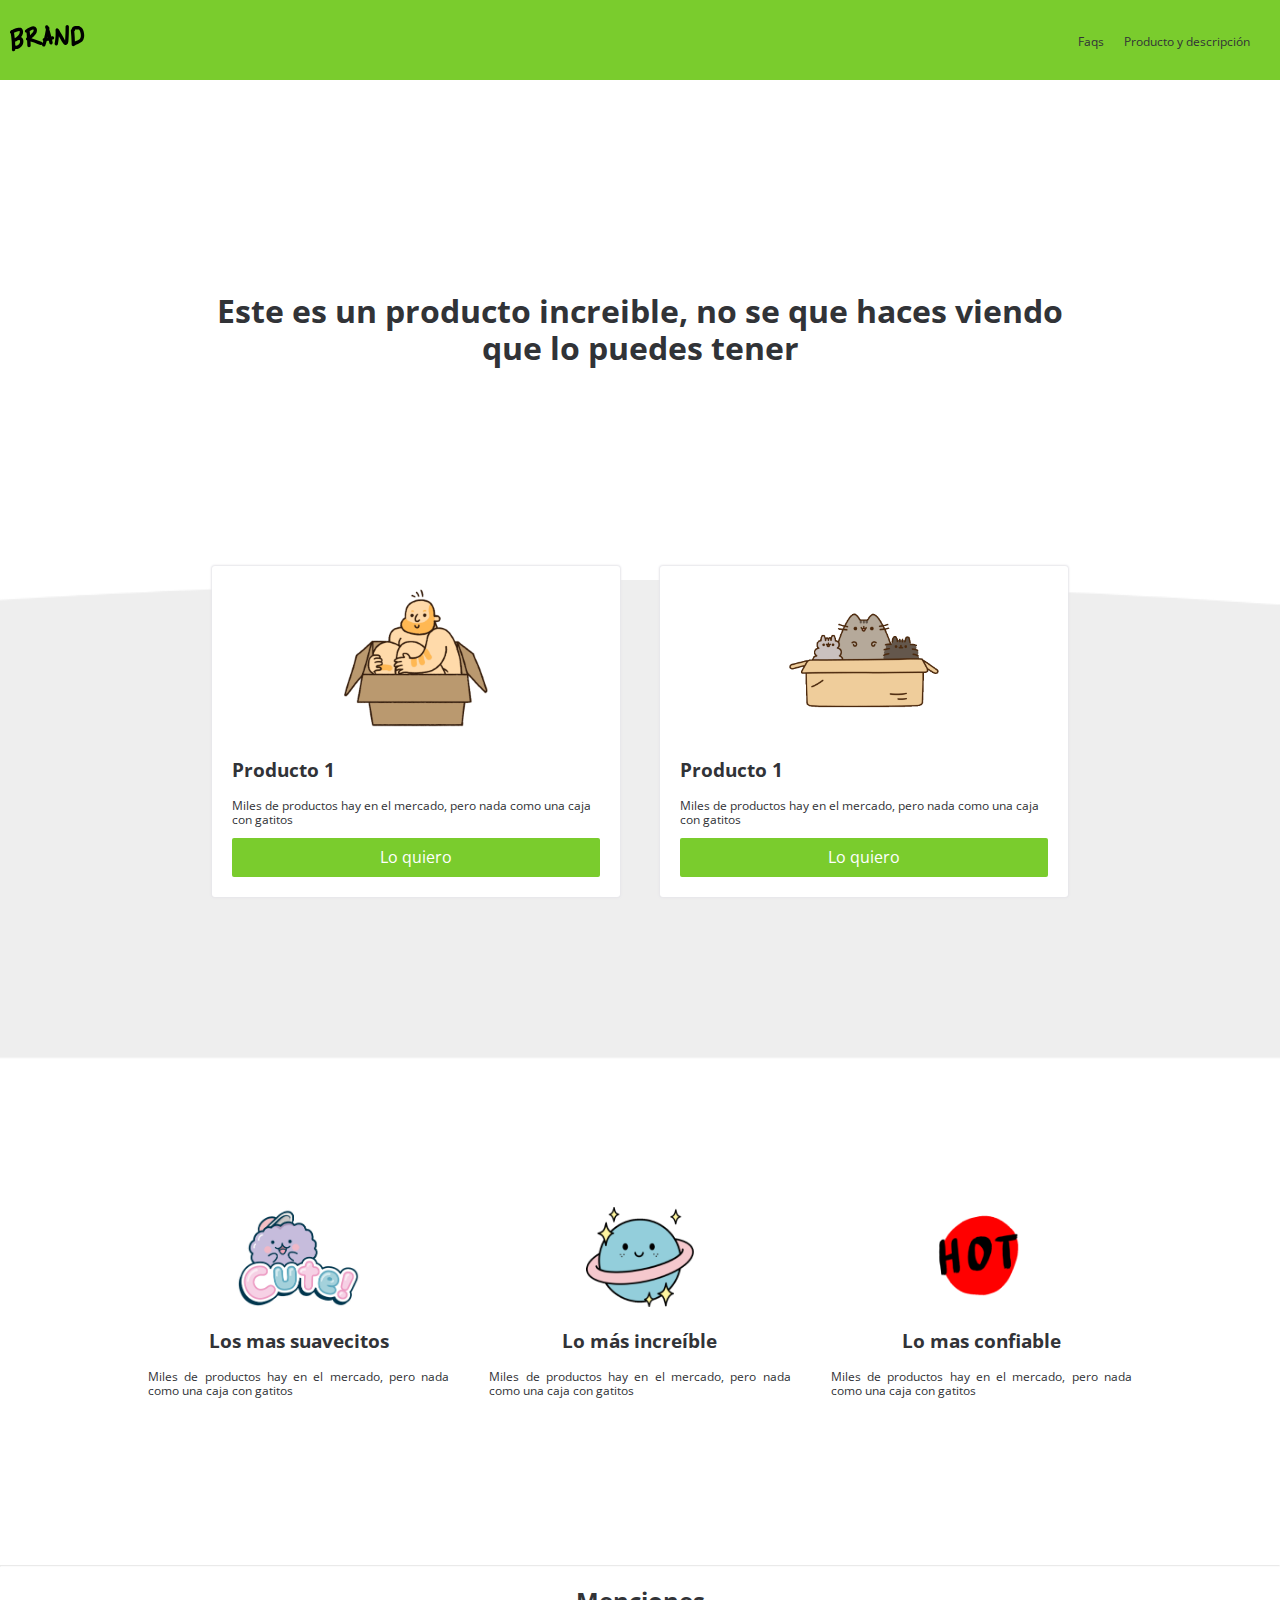
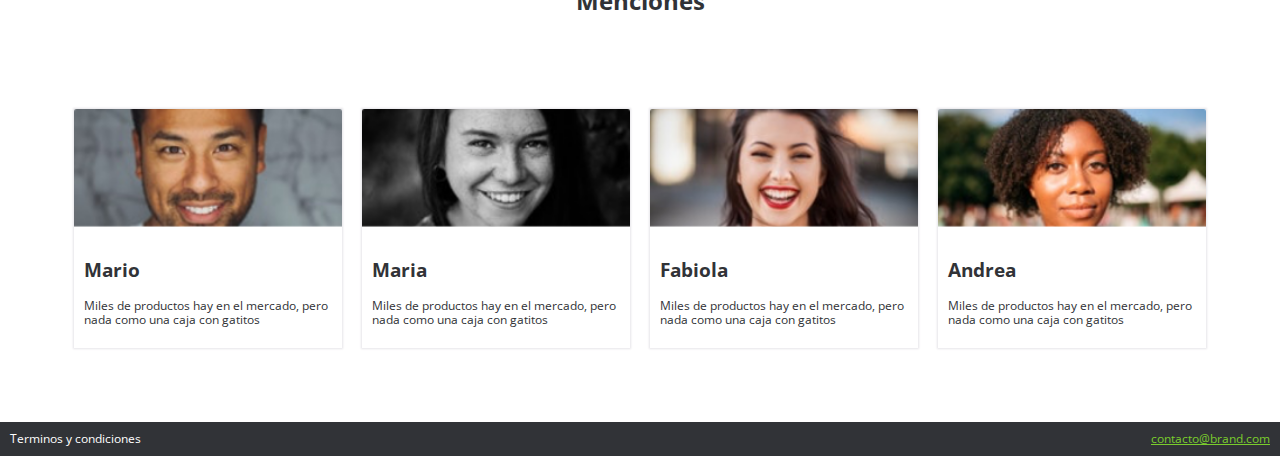
<file: index.html>
<!DOCTYPE html>
<html lang="en">
  <head>
    <meta charset="utf-8">
    <meta name="description" content="Este es un sitio de producto genial">
    <!-- Aqui podemos poner algún framework -->
    
    <!-- Aqui podemos poner algún framework -->
    <link rel="stylesheet" href="css/normalize.css">
    <link rel="stylesheet" href="css/estilos.css">
    <link rel="stylesheet" href="css/mobile.css">
    <link rel="stylesheet" href="css/animations.css">
    <title>BRAND📦</title>

  </head> <!-- Cierra head -->
  <body>
    <nav class="fadeInDown">
      <a href="#"><img src="images/logo.png" alt=""></a>
      <ul>
        <li>
          <a href="#fasqs">Faqs</a></li>
        <li>
          <a href="producto.html">Producto y descripción</a></li>
      </ul>
    </nav>
    <h1 class="main_section fadeIn">
      Este es un producto increible, no se que haces viendo que lo puedes tener
    </h1>
    <!-- Inicio productos -->
    <div class="products">
      <div class="product fadeInUp">
        <div class="content">
          <div class="image-product">
            <img src="images/box1.png" alt="">
          </div>
          <h3>Producto 1</h3>
          <p>Miles de productos hay en el mercado, pero nada como una caja con gatitos</p>
          <a href="venta.html">
            <button class="main_btn">
              Lo quiero
            </button>
          </a>
        </div>
      </div>
      <div class="product fadeInUp">
        <div class="content">
          <div class="image-product">
            <img src="images/box2.png" alt="">
          </div>
          <h3>Producto 1</h3>
          <p>Miles de productos hay en el mercado, pero nada como una caja con gatitos</p>
          <a href="venta.html">
            <button class="main_btn">
              Lo quiero
            </button>
          </a>
        </div>
      </div>
    </div>
    <!-- Fin productos -->
    <!-- Inicia beneficios -->
    <div class="beneficios">
      <div class="beneficio">
        <div class="content_beneficio">
          <img src="images/b1.png" alt="">
          <h3>Los mas suavecitos</h3>
          <p class="text_beneficio">
            Miles de productos hay en el mercado, pero nada como una caja con gatitos
          </p>
        </div>
      </div>
      <div class="beneficio">
        <div class="content_beneficio">
          <img src="images/b2.png" alt="">
          <h3>Lo más increíble</h3>
          <p class="text_beneficio">
            Miles de productos hay en el mercado, pero nada como una caja con gatitos
          </p>
        </div>
      </div>
      <div class="beneficio">
        <div class="content_beneficio">
          <img src="images/b3.png" alt="">
          <h3>Lo mas confiable</h3>
          <p class="text_beneficio">
            Miles de productos hay en el mercado, pero nada como una caja con gatitos
          </p>
        </div>
      </div>
    </div>
    <!-- Fin beneficios -->
    <hr>
    <!-- Inicia menciones -->
    <h2 class="mention_title" id="fasqs">Menciones</h2>
    <div class="mentions">
      <div class="mention">
        <div class="content_mention">
          <img src="images/p1.png" alt="">
          <div class="text">
            <h3>Mario</h3>
            <p>Miles de productos hay en el mercado, pero nada como una caja con gatitos</p>
          </div>
        </div>
      </div>
      <div class="mention">
        <div class="content_mention">
          <img src="images/p2.png" alt="">
          <div class="text">
            <h3>Maria</h3>
            <p>Miles de productos hay en el mercado, pero nada como una caja con gatitos</p>
          </div>
        </div>
      </div>
      <div class="mention">
        <div class="content_mention">
          <img src="images/p3.png" alt="">
          <div class="text">
            <h3>Fabiola</h3>
            <p>Miles de productos hay en el mercado, pero nada como una caja con gatitos</p>
          </div>
        </div>
      </div>
      <div class="mention">
        <div class="content_mention">
          <img src="images/p4.png" alt="">
          <div class="text">
            <h3>Andrea</h3>
            <p>Miles de productos hay en el mercado, pero nada como una caja con gatitos</p>
          </div>
        </div>
      </div>
    </div>
    <!-- Fin de menciones -->
    <!-- Inicio de footer -->
    <footer>
      <div class="option">Terminos y condiciones</div>
      <div class="option contact"><a href="mailto:contacto@brand.com">contacto@brand.com</a></div>
    </footer>
    <!-- Fin de Footer -->

    <!-- Script -->
    <script src="scripts/script.js"></script>
  </body> <!-- Cierra body -->
</html> <!-- Cierra html -->
</file>
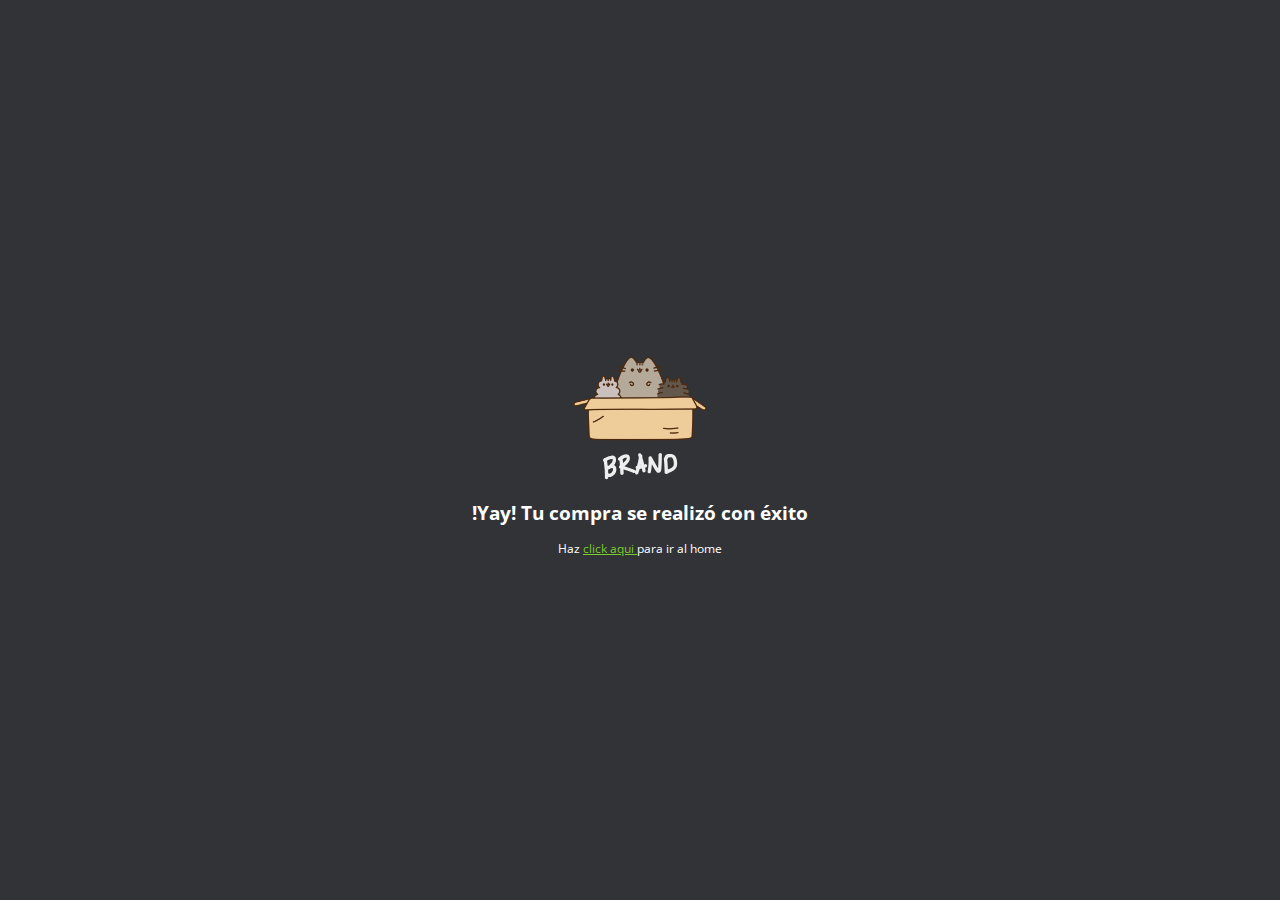
<file: exito.html>
<!DOCTYPE html>
<html lang="es">
  <head>
    <meta charset="UTF-8" />
    <meta name="viewport" content="width=device-width, initial-scale=1.0" />
    <link rel="stylesheet" href="css/normalize.css">
    <link rel="stylesheet" href="css/estilos.css">
    <link rel="stylesheet" href="css/animations.css">
    <link rel="stylesheet" href="css/paypal.css">
    <title>Exito</title>
  </head>
  <body>
      <div class="content_paypal">
          <img src="images/box_brand.png" alt="">
          <h3>!Yay! Tu compra se realizó con éxito</h3>
          <p>Haz <a href="index.html"> click aqui </a> para ir al home</p>
      </div>
  </body>
</html>
</file>
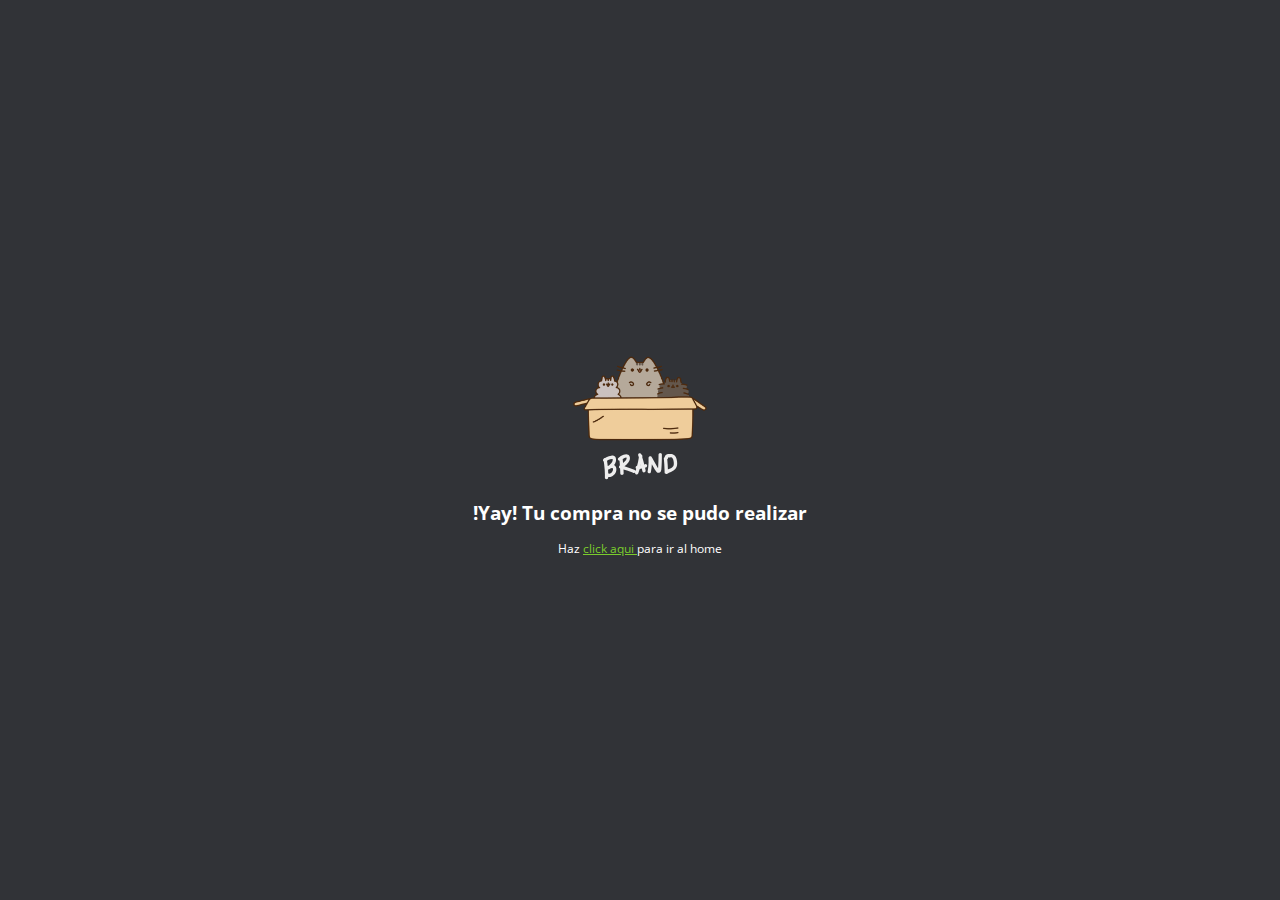
<file: falla.html>
<!DOCTYPE html>
<html lang="es">
  <head>
    <meta charset="UTF-8" />
    <meta name="viewport" content="width=device-width, initial-scale=1.0" />
    <link rel="stylesheet" href="css/normalize.css">
    <link rel="stylesheet" href="css/estilos.css">
    <link rel="stylesheet" href="css/animations.css">
    <link rel="stylesheet" href="css/paypal.css">
    <title>Exito</title>
  </head>
  <body>
      <div class="content_paypal">
          <img src="images/box_brand.png" alt="">
          <h3>!Yay! Tu compra no se pudo realizar</h3>
          <p>Haz <a href="index.html"> click aqui </a> para ir al home</p>
      </div>
  </body>
</html>
</file>
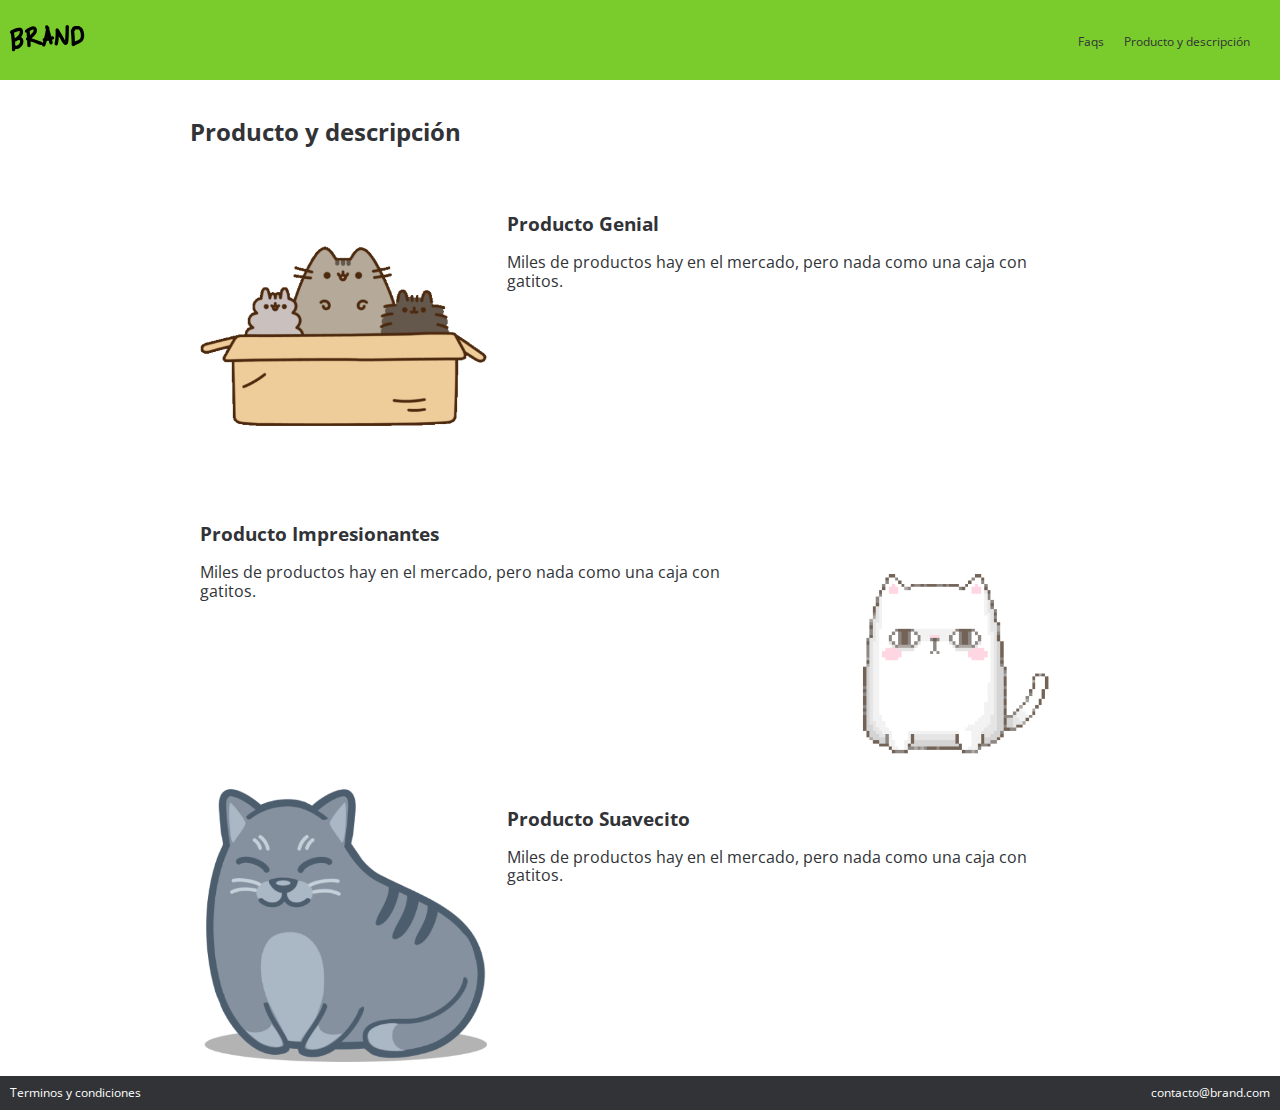
<file: producto.html>
<!DOCTYPE html>
<html lang="en">
  <head>
    <meta charset="utf-8">
    <meta name="description" content="Este es un sitio de producto genial">
    <link rel="stylesheet" href="css/normalize.css">
    <link rel="stylesheet" href="css/estilos.css">
    <link rel="stylesheet" href="css/animations.css">
    <link rel="stylesheet" href="css/grid.css">
    <title>BRAND📦</title>

  </head> <!-- Cierra head -->
  <body>
    <nav>
      <a href="index.html"><img src="images/logo.png" alt=""></a>
      <ul>
        <li>
          <a href="faqs.html">Faqs</a></li>
        <li>
          <a href="#">Producto y descripción</a></li>
      </ul>
    </nav>

    <!-- Empiezan beneficios -->

    <div class="container fadeIn">
      <br>
      <h2>Producto y descripción</h2>
      <br>
      <div class="row">
        <div class="col-4">
          <img src="images/ben1.png" alt="">
        </div>
        <div class="col-8">
          <h3>Producto Genial</h3>
          Miles de productos hay en el mercado, pero nada como una caja con gatitos.
        </div>
      </div>
      <div class="row">
        <div class="col-4 no-desk">
          <img src="images/ben2.png" alt="">
        </div>
        <div class="col-8">
          <h3>Producto Impresionantes</h3>
          Miles de productos hay en el mercado, pero nada como una caja con gatitos.
        </div>
        <div class="col-4 no-mobile">
          <img src="images/ben2.png" alt="">
        </div>
      </div>
      <div class="row">
        <div class="col-4">
          <img src="images/ben3.png" alt="">
        </div>
        <div class="col-8">
          <h3>Producto Suavecito</h3>
          Miles de productos hay en el mercado, pero nada como una caja con gatitos.
        </div>
      </div>
    </div>
    <!-- Empiezan beneficios -->



    <!-- Inicio de footer -->
    <footer>
      <div class="option">Terminos y condiciones</div>
      <div class="option">contacto@brand.com</div>
    </footer>
    <!-- Fin de Footer -->

    <!-- Script -->
    <script src="scripts/script.js"></script>
  </body> <!-- Cierra body -->
</html> <!-- Cierra html -->
</file>
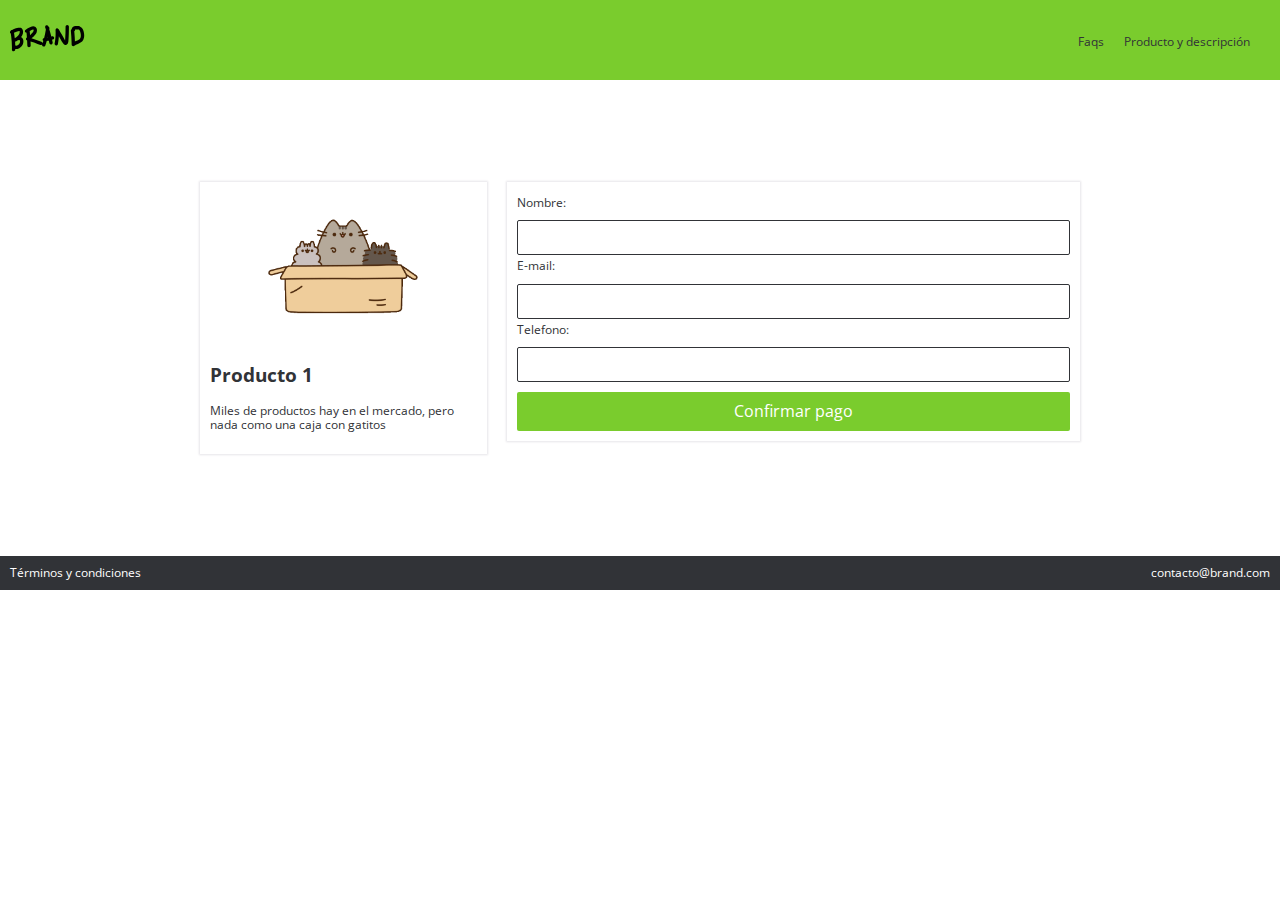
<file: venta.html>
<!DOCTYPE html>
<html lang="en">
  <head>
    <meta charset="utf-8">
    <meta name="description" content="Este es un sitio de producto genial">
    <link rel="stylesheet" href="css/normalize.css">
    <link rel="stylesheet" href="css/estilos.css">
    <link rel="stylesheet" href="css/animations.css">
    <link rel="stylesheet" href="css/grid.css">
    <title>BRAND📦</title>

  </head> <!-- Cierra head -->
  <body>
    <nav>
      <a href="index.html"><img src="images/logo.png" alt=""></a>
      <ul>
        <li>
          <a href="faqs.html">Faqs</a></li>
        <li>
          <a href="#">Producto y descripción</a></li>
      </ul>
    </nav>

    <!-- Empiezan Formulario Venta -->
    <br>
    <br>
    <br>
    <br>
    <br>
    <div class="container">

      <div class="row">
        <div class="col-4">
          <div class="modulo_pago">
            <div class="modulo_pago_images">
              <img src="images/box2.png" alt="">
            </div>
            <h3>
              Producto 1
            </h3>
            <p>
              Miles de productos hay en el mercado, pero nada como una caja con gatitos
            </p>
          </div>
        </div>
        <div class="col-8">
          <div class="modulo_pago">
            <form action="https://www.paypal.com/cgi-bin/webscr?cmd=_s-xclick&hosted_button_id=QB85HY8UUW3AS" method="POST">
              <label for="name">Nombre:</label>
              <br>
              <input type="text" placeholder="" name="name" class="data">
              <br>
              <label for="email">E-mail:</label>
              <br>
              <input type="text" placeholder="" name="email" class="data">
              <br>
              <label for="telefono">Telefono:</label>
              <br>
              <input type="text" placeholder="" name="telefono" class="data">
              <br>
              <input type="submit" class="main_btn" name="submit" value="Confirmar pago">
            </form>
          </div>
        </div>
      </div>

    </div>
    <br>
    <br>
    <br>
    <br>
    <br>


    <!-- Empiezan Formulario beneficios -->

    <!-- Inicio de footer -->
    <footer>
      <div class="option">Términos y condiciones</div>
      <div class="option">contacto@brand.com</div>
    </footer>
    <!-- Fin de Footer -->

    <!-- Script -->
    <script src="scripts/script.js"></script>
  </body> <!-- Cierra body -->
</html> <!-- Cierra html -->
</file>
<file: css/estilos.css>
/*
#  ·················
#  ··_______________
#  ·/·___/·___/·___/
#  /·/__(__··|__··)·
#  \___/____/____/··
#  ·················
*/
@import url('https://fonts.googleapis.com/css?family=Open+Sans:400,700');
/*------ Variables */
:root{
  /*------ Colores */
  --green-color: #7ACC2D;
  --black-color: #313337;
  --white-color: white;
  /*------ Tipografía */
  --normal:12px;
  /*------ Espaciado */
  --space:10px;
  --space-2:20px;
  /*------ Box shadow*/
  --box:0px 0 2px 1px #e6e5e9;
}

/* -------------------------------------------  */
html, body{
  margin:0;
  padding: 0;
  font-family: 'Open Sans', sans-serif;
  color: var(--black-color);
}

p, label{
  font-size: var(--normal);
}


nav{
  display: flex;
  justify-content: space-between;
  align-items: center;
  padding: var(--space);
  min-height: 60px;
  background-color: var(--green-color);
}

nav a{
  text-decoration: none;
  color: var(--black-color);
  font-size: var(--normal);
}

nav a:hover{
  color: var(--white-color);
}

nav ul {
  display: flex;
}

nav ul li{
  padding-right: 20px;
  list-style: none;
}

hr{
  opacity: .2;
}

/* ------------------------------------------- MAIN SECTION */

.main_section{
  text-align: center;
  padding: 15%;
}

/* -------------------------------------------  PRODUCTOS */

.products{
  background-image: url("../images/curve.png");
  padding: 15%;
  background-position: center top;
  background-repeat: no-repeat;
  display: flex;
  height: 95px;
  background-size: cover;

}

.product{
  padding: 20px;
  margin-top: -226px;
}

.image-product{
  text-align: center;
}

.content{
  padding: 20px;
  background: var(--white-color);
  border-radius: 3px;
  box-shadow: 0px 0 2px 1px #e6e5e9;
}

.main_btn{
  padding: var(--space);
  background-color: var(--green-color);
  width: 100%;
  border: 0px;
  border-radius: 2px;
  cursor: pointer;
  color: var(--white-color);
}
.main_btn:hover{
  background-color: #63a426;
}

/* Beneficios */
.beneficios{
  padding: 10%;
  display: flex;
}

.beneficio{
  text-align: center;
  padding: 20px;
}

.beneficio img{
  max-height: 100px
}

.text_beneficio{
  text-align: justify;
}

/* Mentions */
.mentions{
  display: flex;
  padding: 5%;
}
.mention img{
  width: 100%;
}
h2.mention_title{
  text-align: center;
}
.mention{
  padding: var(--space);
}
.content_mention{
  box-shadow: 0px 0 2px 1px #e6e5e9;
}
.mention .text{
  padding: var(--space);
}
/* ------------------------------------------- Venta */

.modulo_pago{
background-color:var(--white-color);
box-shadow: var(--box);
padding:var(--space);
}

.modulo_pago_images{
  max-width: 150px;
  text-align: center;
  width: 100%;
  margin:auto;
}

.data{
  margin-top: var(--space);
  width: 100%;
  height: 35px;
  border-radius: 2px;
  border: 1px solid var(--black-color);
  box-sizing: border-box;
}

.modulo_pago .main_btn {
  margin-top: 10px;
}
/* ------------------------------------------- Footer */
footer{
  display: flex;
  justify-content: space-between;
  font-size: var(--normal);
  background-color: var(--black-color);
  padding: var(--space);
  color: var(--white-color);
}

.contact a{
  color: var(--green-color);
}
</file>
<file: css/mobile.css>
/*
#  ····················__····_·__···
#  ···____·___··____··/·/_··(_)·/__·
#  ··/·__·`__·\/·__·\/·__·\/·/·/·_·\
#  ·/·/·/·/·/·/·/_/·/·/_/·/·/·/··__/
#  /_/·/_/·/_/\____/_.___/_/_/\___/·
#  ································· */

@media (max-width: 650px) {

  .main_section{
    padding: 5%;
  }
  .products{
    display: block;
    height: auto;
    padding: 5%;
  }
  .product{
    margin-top: auto;
  }
  .beneficios{
    display: initial;
  }
  .mentions{
    display: initial;
  }
}
</file>
<file: css/animations.css>
/*
#  ···············_·················__··_·················
#  ··____·_____··(_)___·___··____·_/·/_(_)___··____··_____
#  ·/·__·`/·__·\/·/·__·`__·\/·__·`/·__/·/·__·\/·__·\/·___/
#  /·/_/·/·/·/·/·/·/·/·/·/·/·/_/·/·/_/·/·/_/·/·/·/·(__··)·
#  \__,_/_/·/_/_/_/·/_/·/_/\__,_/\__/_/\____/_/·/_/____/··
#  ·······················································
*/
/* https://daneden.github.io/animate.css/ */

.fadeIn{
  -webkit-animation-duration: 4s;
  animation-duration: 4s;
  -webkit-animation-fill-mode: both;
  animation-fill-mode: both;
  -webkit-animation-name: fadeIn;
  animation-name: fadeIn;
}

@keyframes fadeIn{
  from{
    opacity: 0;
  }
  to{
    opacity: 1;
  }
}

.fadeInDown{
  -webkit-animation-duration: 1s;
  animation-duration: 1s;
  -webkit-animation-fill-mode: both;
  animation-fill-mode: both;
  -webkit-animation-name: fadeInDown;
  animation-name: fadeInDown;
}

@-webkit-keyframes fadeInDown {
  from {
    opacity: 0;
    -webkit-transform: translate3d(0, -100%, 0);
    transform: translate3d(0, -100%, 0);
  }

  to {
    opacity: 1;
    -webkit-transform: translate3d(0, 0, 0);
    transform: translate3d(0, 0, 0);
  }
}

@keyframes fadeInDown {
  from {
    opacity: 0;
    -webkit-transform: translate3d(0, -100%, 0);
    transform: translate3d(0, -100%, 0);
  }

  to {
    opacity: 1;
    -webkit-transform: translate3d(0, 0, 0);
    transform: translate3d(0, 0, 0);
  }
}



.fadeInUp {
  -webkit-animation-duration: 1s;
  animation-duration: 1s;
  -webkit-animation-fill-mode: both;
  animation-fill-mode: both;
  -webkit-animation-name: fadeInUp;
  animation-name: fadeInUp;
}

@-webkit-keyframes fadeInUp {
  from {
    opacity: 0;
    -webkit-transform: translate3d(0, 100%, 0);
    transform: translate3d(0, 100%, 0);
  }

  to {
    opacity: 1;
    -webkit-transform: translate3d(0, 0, 0);
    transform: translate3d(0, 0, 0);
  }
}

@keyframes fadeInUp {
  from {
    opacity: 0;
    -webkit-transform: translate3d(0, 100%, 0);
    transform: translate3d(0, 100%, 0);
  }

  to {
    opacity: 1;
    -webkit-transform: translate3d(0, 0, 0);
    transform: translate3d(0, 0, 0);
  }
}
</file>
<file: css/paypal.css>
body {
    background-color: var(--black-color);
    text-align: center;
    color: var(--white-color);
    display: flex;
    justify-content: center;
    align-items: center;
    height: 100vh;
}

.content_paypal a{
    color: var(--green-color);
}
</file>
<file: css/grid.css>
.container{
  max-width: 900px;
  margin:auto;
}

/* Valor por columna = 8.3333333333 */

.row{
  display: flex;
}

.col-1{
  width: 8.3333333333%;
}
.col-2{
  width: 16.6666666666%;
}
.col-3{
  width: 24.9999999999%;
}
.col-4{
  width: 33.3333333332%;
}
.col-5{
  width: 41.6666666665%;
}
.col-6{
  width: 49.9999999998%;
}
.col-7{
  width: 58.3333333331%;
}
.col-8{
  width: 66.6666666664%;
}
.col-9{
  width: 74.9999999997%;
}
.col-10{
  width: 83.333333333%;
}
.col-11{
  width: 91.6666666663%;
}
.col-12{
  width: 100%;
}

.col-1,.col-2,.col-3,.col-4,.col-5,.col-6,.col-7,.col-8,.col-9,.col-10,.col-11,.col-12{
  padding: 10px;
}
.col-1 img,.col-2 img,.col-3 img,.col-4 img,.col-5 img,.col-6 img,.col-7 img,.col-8 img,.col-9 img,.col-10 img,.col-11 img,.col-12 img{
  width: 100%;
}

.no-desk{
  display: none;
}

@media (max-width:600px) {
  .container{
    padding: 30px;
  }
  .no-mobile{
    display: none
  }
  .no-desk{
    display: initial;
  }
  .row{
    display: inline;
    padding: 10px;
  }
  .col-1,.col-2,.col-3,.col-4,.col-5,.col-6,.col-7,.col-8,.col-9,.col-10,.col-11,.col-12{
    width: 100%;
    padding: 0px;
  }
}
</file>
